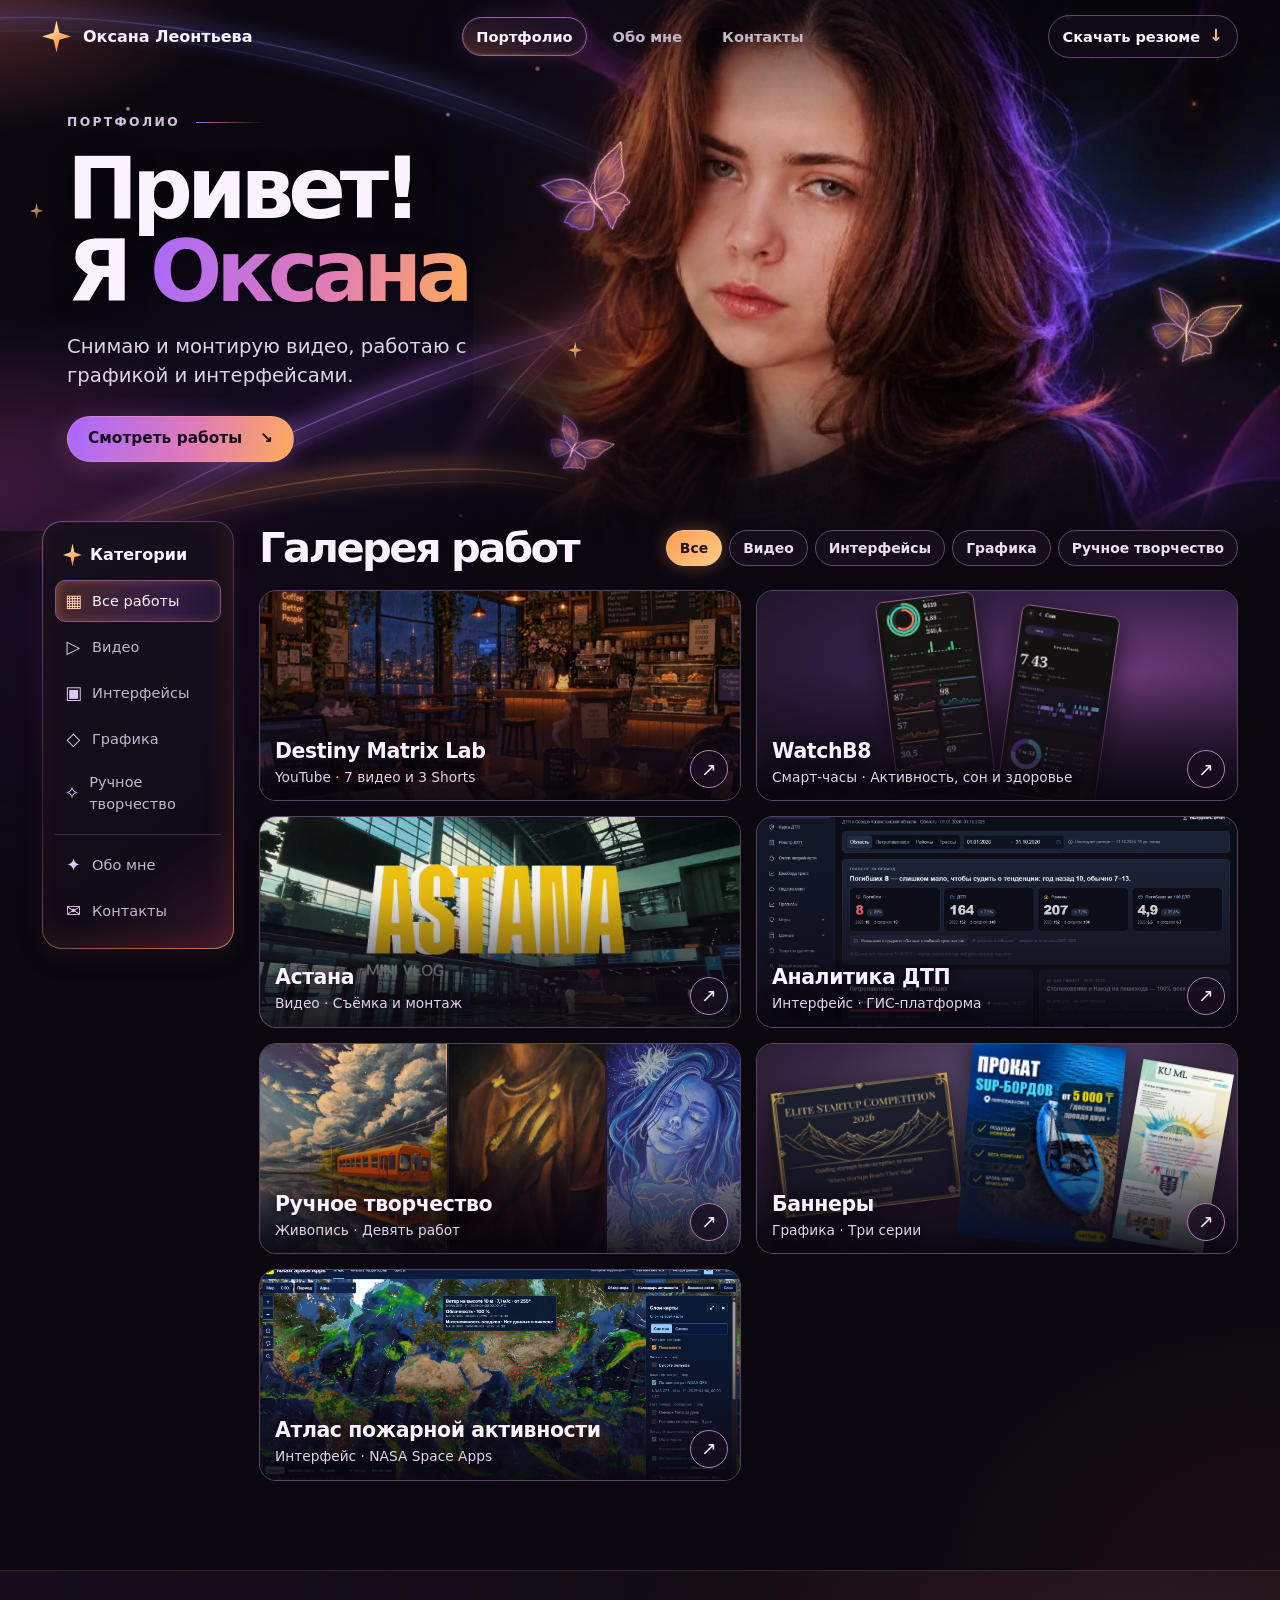
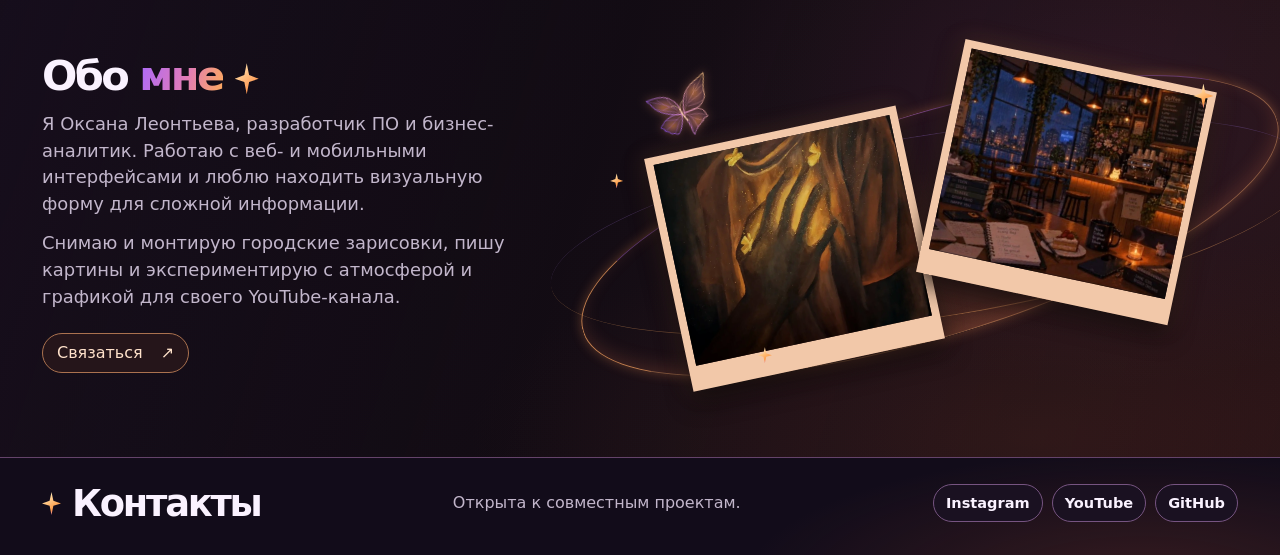
<file: index.html>
<!doctype html>
<html lang="ru">
<head>
  <meta charset="utf-8">
  <meta name="viewport" content="width=device-width, initial-scale=1">
  <meta name="theme-color" content="#0b0810">
  <meta name="description" content="Портфолио Оксаны Леонтьевой. Видео, интерфейсы, графика и живопись.">
  <title>Портфолио Оксаны Леонтьевой</title>
  <link rel="icon" href="./assets/monogram.svg" type="image/svg+xml">
  <link rel="stylesheet" href="./styles.css?v=atlas-update">
  <script src="./gallery.js?v=case-gallery" defer></script>
</head>
<body>
  <a class="skip" href="#gallery">Перейти к работам</a>
  <header class="site-header" id="top">
    <div class="wrap top-inner">
      <a class="brand" href="#top"><span class="spark" aria-hidden="true"></span>Оксана Леонтьева</a>
      <nav class="primary-nav" aria-label="Главная навигация">
        <a class="nav-active" href="#gallery" data-filter="all">Портфолио</a>
        <a href="#about">Обо мне</a>
        <a href="#contacts">Контакты</a>
      </nav>
      <a class="resume-link" href="./resume.pdf" download>Скачать резюме <span aria-hidden="true">↓</span></a>
    </div>
  </header>

  <main id="work">
    <section class="hero" aria-labelledby="hero-name">
      <div class="wrap hero-inner">
        <div class="hero-ribbons" aria-hidden="true">
          <span class="ribbon ribbon-blue"></span>
          <span class="ribbon ribbon-violet"></span>
          <span class="ribbon ribbon-rose"></span>
          <span class="ribbon ribbon-orange"></span>
        </div>
        <figure class="hero-art">
          <img src="./assets/portrait.webp" alt="Оксана Леонтьева в фиолетово-оранжевом свете" width="640" height="800" fetchpriority="high">
        </figure>
        <span class="spark hero-spark spark-two" aria-hidden="true"></span>
        <span class="spark hero-spark spark-three" aria-hidden="true"></span>
        <span class="butterfly butterfly-violet" aria-hidden="true"></span>
        <span class="butterfly butterfly-amber" aria-hidden="true"></span>
        <span class="butterfly butterfly-rose" aria-hidden="true"></span>
        <div class="hero-copy">
          <p class="eyebrow">Портфолио</p>
          <h1 id="hero-name">Привет!<br>Я <span>Оксана</span></h1>
          <p class="hero-line">Снимаю и монтирую видео, работаю с графикой и интерфейсами.</p>
          <a class="button" href="#gallery" data-filter="all">Смотреть работы <span aria-hidden="true">↘</span></a>
        </div>
      </div>
    </section>

    <section class="gallery wrap" id="gallery" aria-labelledby="gallery-title">
      <aside class="rail" aria-label="Категории работ">
        <p class="rail-title"><span class="spark" aria-hidden="true"></span>Категории</p>
        <nav class="rail-nav" aria-label="Фильтры работ">
          <a href="#gallery" data-filter="all" aria-current="true"><span aria-hidden="true">▦</span> Все работы</a>
          <a href="#film" data-filter="film"><span aria-hidden="true">▷</span> Видео</a>
          <a href="#interfaces" data-filter="interfaces"><span aria-hidden="true">▣</span> Интерфейсы</a>
          <a href="#graphics" data-filter="graphics"><span aria-hidden="true">◇</span> Графика</a>
          <a href="#art" data-filter="art"><span aria-hidden="true">✧</span> Ручное творчество</a>
        </nav>
        <nav class="rail-nav rail-links" aria-label="Информация об авторе">
          <a href="#about"><span aria-hidden="true">✦</span> Обо мне</a>
          <a href="#contacts"><span aria-hidden="true">✉</span> Контакты</a>
        </nav>
      </aside>
      <div class="gallery-main">
        <div class="gallery-head">
          <h2 id="gallery-title">Галерея работ</h2>
          <div class="chips" aria-label="Фильтры галереи">
            <button type="button" data-filter="all" aria-pressed="true">Все</button>
            <button type="button" data-filter="film" aria-pressed="false">Видео</button>
            <button type="button" data-filter="interfaces" aria-pressed="false">Интерфейсы</button>
            <button type="button" data-filter="graphics" aria-pressed="false">Графика</button>
            <button type="button" data-filter="art" aria-pressed="false">Ручное творчество</button>
          </div>
        </div>
        <p class="sr-only" id="gallery-status" aria-live="polite"></p>
        <div class="work-grid">
          <article data-kind="film" id="film">
            <button class="work-card" type="button" data-case>
              <span class="work-media"><img src="./assets/autumn.webp" alt="" width="862" height="500" loading="lazy"></span>
              <span class="work-label"><strong>Destiny Matrix Lab</strong><small>YouTube · 7 видео и 3 Shorts</small></span>
              <span class="card-arrow" aria-hidden="true">↗</span>
            </button>
            <template>
              <p>Мой YouTube-канал с атмосферными видео и англоязычными объясняющими роликами. При создании видео использую Claude.</p>
              <div class="case-links"><a class="button" href="https://www.youtube.com/@DestinyMatrixLab">Открыть канал</a><small>Для отдельных видео YouTube может запросить вход.</small></div>
              <section class="case-section">
                <h3>Атмосферные видео</h3>
                <p>Ночное кафе, японский lo-fi и осенний dark ambient.</p>
                <div class="reel-list">
                  <a href="https://www.youtube.com/watch?v=FMcNEyLBBxY"><img src="./assets/autumn.webp" alt="" width="862" height="500"><span><strong>Autumn relax</strong><small>2:10</small></span></a>
                  <a href="https://www.youtube.com/watch?v=wtSBAQTQqBU"><img src="./assets/youtube-sakura.webp" alt="" width="720" height="404"><span><strong>Sakura Café</strong><small>3:21</small></span></a>
                  <a href="https://www.youtube.com/watch?v=PWBQmN7T4pY"><img src="./assets/youtube-last-breath.webp" alt="" width="720" height="404"><span><strong>Autumn’s Last Breath</strong><small>4:09</small></span></a>
                </div>
              </section>
              <section class="case-section">
                <h3>Объясняющие ролики</h3>
                <p>Длинные видео, в которых обложки, титры и схемы помогают следить за объяснением.</p>
                <div class="reel-list">
                  <a href="https://www.youtube.com/watch?v=jKuJX1-OuTQ"><img src="./assets/arcana-cover.webp" alt="" width="1280" height="720"><span><strong>13 in Your Destiny Matrix?</strong><small>8:16</small></span></a>
                  <a href="https://www.youtube.com/watch?v=QV7lYWeUMpo"><img src="./assets/youtube-calculate.webp" alt="" width="720" height="404"><span><strong>How to Calculate Your Destiny Matrix by Hand</strong><small>8:42</small></span></a>
                  <a href="https://www.youtube.com/watch?v=jR5s3TmFfkc"><img src="./assets/youtube-birthday.webp" alt="" width="720" height="404"><span><strong>What Your Birthday Says About How People See You</strong><small>11:18</small></span></a>
                  <a href="https://www.youtube.com/watch?v=sFF-YnsI3ow"><img src="./assets/youtube-beginners.webp" alt="" width="720" height="404"><span><strong>What Is the Matrix of Destiny?</strong><small>7:30</small></span></a>
                </div>
              </section>
              <section class="case-section">
                <h3>Графика для роликов</h3>
                <div class="case-grid">
                  <figure><img src="./assets/arcana-cover.webp" alt="Обложка с картой и числом 13" width="1280" height="720"><figcaption>Обложка с крупной цифрой 13</figcaption></figure>
                  <figure><img src="./assets/arcana-graphic.webp" alt="Кадр со схемой из видео о числе 13" width="640" height="360"><figcaption>Кадр со схемой из ролика</figcaption></figure>
                </div>
              </section>
              <section class="case-section">
                <h3>Shorts</h3>
                <div class="reel-list short-list">
                  <a href="https://www.youtube.com/shorts/NDTk2LGY738"><img src="./assets/youtube-short-october.webp" alt=""><span><strong>20 октября 2026</strong></span></a>
                  <a href="https://www.youtube.com/shorts/-18rgKHzdf8"><img src="./assets/youtube-short-energy.webp" alt=""><span><strong>If You Physically Can’t Sit Still</strong></span></a>
                  <a href="https://www.youtube.com/shorts/H8-f44J1Zmc"><img src="./assets/youtube-short-arcana.webp" alt=""><span><strong>Born on the 13th, 15th, 16th, or 18th?</strong></span></a>
                </div>
              </section>
            </template>
          </article>

          <article data-kind="interfaces" id="interfaces">
            <button class="work-card" type="button" data-case>
              <span class="work-media mockup watch"><img src="./assets/watch-activity.webp" alt="" width="591" height="1150" loading="lazy"><img src="./assets/watch-sleep.webp" alt="" width="591" height="1150" loading="lazy"></span>
              <span class="work-label"><strong>WatchB8</strong><small>Смарт-часы · Активность, сон и здоровье</small></span>
              <span class="card-arrow" aria-hidden="true">↗</span>
            </button>
            <template>
              <p>WatchB8 связывает часы и кольцо B8 с приложением. В нём можно следить за активностью, сном и пульсом, планировать дела и вести учёт расходов.</p>
              <p class="case-note">На главной, в дневнике сахара и в разделе «Финансы» показаны демонстрационные данные.</p>
              <section class="watch-carousel" aria-label="Галерея экранов WatchB8">
                <div class="watch-controls">
                  <button type="button" data-watch-step="-1" aria-label="Предыдущий экран">←</button>
                  <span class="watch-count" aria-live="polite">1 из 8</span>
                  <button type="button" data-watch-step="1" aria-label="Следующий экран">→</button>
                </div>
                <div class="watch-track" tabindex="0" aria-label="Экраны WatchB8. Для перелистывания используйте стрелки">
                  <figure class="watch-slide">
                    <a href="./assets/watch-overview.webp" target="_blank" rel="noopener noreferrer" aria-label="Увеличить «Главная»"><img src="./assets/watch-overview.webp" alt="Главная, экран WatchB8" width="640" height="1237" loading="lazy"></a>
                    <figcaption><h3>Главная</h3><p>Подключённое устройство, активность и здоровье за день.</p></figcaption>
                  </figure>
                  <figure class="watch-slide">
                    <a href="./assets/watch-activity.webp" target="_blank" rel="noopener noreferrer" aria-label="Увеличить «Активность»"><img src="./assets/watch-activity.webp" alt="Активность, экран WatchB8" width="591" height="1150" loading="lazy"></a>
                    <figcaption><h3>Активность</h3><p>Кольца показывают шаги, дистанцию и калории. Ниже видны карточки пульса, кислорода, стресса и заряда часов.</p></figcaption>
                  </figure>
                  <figure class="watch-slide">
                    <a href="./assets/watch-sleep.webp" target="_blank" rel="noopener noreferrer" aria-label="Увеличить «Сон»"><img src="./assets/watch-sleep.webp" alt="Сон, экран WatchB8" width="591" height="1150" loading="lazy"></a>
                    <figcaption><h3>Сон</h3><p>Гипнограмма показывает, когда менялись фазы сна. Кольцевая диаграмма показывает, сколько времени заняла каждая фаза.</p></figcaption>
                  </figure>
                  <figure class="watch-slide">
                    <a href="./assets/watch-pulse.webp" target="_blank" rel="noopener noreferrer" aria-label="Увеличить «Пульс»"><img src="./assets/watch-pulse.webp" alt="Пульс, экран WatchB8" width="591" height="1150" loading="lazy"></a>
                    <figcaption><h3>Пульс</h3><p>Текущее показание, график за день, пульс в покое и распределение замеров.</p></figcaption>
                  </figure>
                  <figure class="watch-slide">
                    <a href="./assets/watch-wellness.webp" target="_blank" rel="noopener noreferrer" aria-label="Увеличить «Вода и сон»"><img src="./assets/watch-wellness.webp" alt="Вода и сон, экран WatchB8" width="591" height="707" loading="lazy"></a>
                    <figcaption><h3>Вода и сон</h3><p>Фрагменты главной вкладки «Здоровье». Здесь можно отметить выпитую воду и посмотреть сводку за прошлую ночь.</p></figcaption>
                  </figure>
                  <figure class="watch-slide">
                    <a href="./assets/watch-tasks.webp" target="_blank" rel="noopener noreferrer" aria-label="Увеличить «Дела»"><img src="./assets/watch-tasks.webp" alt="Дела, экран WatchB8" width="640" height="1321" loading="lazy"></a>
                    <figcaption><h3>Дела</h3><p>План на день, расписание, отметки о самочувствии и список сфер, в которых можно вести проекты.</p></figcaption>
                  </figure>
                  <figure class="watch-slide">
                    <a href="./assets/watch-finances.webp" target="_blank" rel="noopener noreferrer" aria-label="Увеличить «Финансы»"><img src="./assets/watch-finances.webp" alt="Финансы, экран WatchB8" width="640" height="1321" loading="lazy"></a>
                    <figcaption><h3>Финансы</h3><p>Доходы и расходы за месяц, категории трат и добавление операций вручную.</p></figcaption>
                  </figure>
                  <figure class="watch-slide">
                    <a href="./assets/watch-chart.webp" target="_blank" rel="noopener noreferrer" aria-label="Увеличить «Дневник сахара»"><img src="./assets/watch-chart.webp" alt="Дневник сахара, экран WatchB8" width="640" height="1012" loading="lazy"></a>
                    <figcaption><h3>Дневник сахара</h3><p>Трёхчасовой график замеров с легендой для отметок сенсора, еды и инсулина.</p></figcaption>
                  </figure>
                </div>
              </section>
            </template>
          </article>

          <article data-kind="film">
            <button class="work-card" type="button" data-case>
              <span class="work-media"><img src="./assets/astana-poster.webp" alt="" width="1280" height="720" loading="lazy"></span>
              <span class="work-label"><strong>Астана</strong><small>Видео · Съёмка и монтаж</small></span>
              <span class="card-arrow" aria-hidden="true">↗</span>
            </button>
            <template>
              <p>Городская зарисовка о том, как меняется Астана от дневных улиц до вечерних огней.</p>
              <p class="case-credit">Автор съёмки и монтажа: Оксана Леонтьева</p>
              <video class="case-video" controls playsinline preload="metadata" poster="./assets/astana-poster.webp" width="1280" height="720" aria-label="Городская зарисовка «Астана»">
                <source src="./assets/astana.mp4" type="video/mp4">
                <a href="./assets/astana.mp4">Открыть видео</a>
              </video>
              <div class="case-links"><a href="https://www.instagram.com/_._.oksanaa._._/reel/DacnXZ3O5Qv/">Открыть в Instagram</a></div>
            </template>
          </article>

          <article data-kind="interfaces">
            <button class="work-card" type="button" data-case>
              <span class="work-media screen"><img src="./assets/dtp-dashboard.webp" alt="" width="1600" height="1000" loading="lazy"></span>
              <span class="work-label"><strong>Аналитика ДТП</strong><small>Интерфейс · ГИС-платформа</small></span>
              <span class="card-arrow" aria-hidden="true">↗</span>
            </button>
            <template>
              <p>ГИС-платформа для анализа аварийности в Северо-Казахстанской области.</p>
              <p class="case-credit">В команде я занималась фронтендом и анализом данных.</p>
              <section class="case-section"><h3>Карта и обзорная панель</h3>
                <p>На карте можно сменить представление и отфильтровать события. Обзорная панель нужна для сравнения периодов. На скриншотах учебные данные.</p>
                <div class="case-grid">
                  <figure><a href="./assets/dtp-map.webp" target="_blank" rel="noopener noreferrer"><img src="./assets/dtp-map.webp" alt="Карта происшествий и фильтры" width="1600" height="1000"></a><figcaption>Карта происшествий</figcaption></figure>
                  <figure><a href="./assets/dtp-dashboard.webp" target="_blank" rel="noopener noreferrer"><img src="./assets/dtp-dashboard.webp" alt="Обзорная панель для сравнения показателей" width="1600" height="1000"></a><figcaption>Обзорная панель</figcaption></figure>
                </div>
              </section>
            </template>
          </article>


          <article data-kind="art" id="art">
            <button class="work-card" type="button" data-case>
              <span class="work-media art-cover"><img src="./assets/art-train.webp" alt="" width="960" height="1204" loading="lazy"><img src="./assets/art-butterflies.webp" alt="" width="698" height="843" loading="lazy"><img src="./assets/art-blue-portrait.webp" alt="" width="627" height="832" loading="lazy"></span>
              <span class="work-label"><strong>Ручное творчество</strong><small>Живопись · Девять работ</small></span>
              <span class="card-arrow" aria-hidden="true">↗</span>
            </button>
            <template>
              <section class="case-section">
                <h3>Пейзажи и натюрморт</h3>
                <div class="case-grid three tall artwork-grid">
                  <figure>
                    <a href="./assets/art-train.webp" target="_blank" rel="noopener noreferrer"><img src="./assets/art-train.webp" alt="Оранжевый поезд и его отражение под облаками" width="960" height="1204" loading="lazy"></a>
                    <figcaption>Поезд у воды</figcaption>
                  </figure>
                  <figure>
                    <a href="./assets/art-waves.webp" target="_blank" rel="noopener noreferrer"><img src="./assets/art-waves.webp" alt="Морские волны с пеной под тёмным небом" width="635" height="848" loading="lazy"></a>
                    <figcaption>Море в шторм</figcaption>
                  </figure>
                  <figure>
                    <a href="./assets/art-coast.webp" target="_blank" rel="noopener noreferrer"><img src="./assets/art-coast.webp" alt="Скальная арка на побережье и камни на переднем плане" width="922" height="1280" loading="lazy"></a>
                    <figcaption>Скала у моря</figcaption>
                  </figure>
                  <figure>
                    <a href="./assets/art-still-life.webp" target="_blank" rel="noopener noreferrer"><img src="./assets/art-still-life.webp" alt="Самовар, чайник и фрукты на цветной ткани" width="848" height="613" loading="lazy"></a>
                    <figcaption>Натюрморт с самоваром</figcaption>
                  </figure>
                </div>
              </section>
              <section class="case-section">
                <h3>Портреты и фантазийные сюжеты</h3>
                <div class="case-grid three tall artwork-grid">
                  <figure>
                    <a href="./assets/art-butterflies.webp" target="_blank" rel="noopener noreferrer"><img src="./assets/art-butterflies.webp" alt="Рука на груди и золотые бабочки в тёплом свете" width="698" height="843" loading="lazy"></a>
                    <figcaption>Золотые бабочки</figcaption>
                  </figure>
                  <figure>
                    <a href="./assets/art-blue-portrait.webp" target="_blank" rel="noopener noreferrer"><img src="./assets/art-blue-portrait.webp" alt="Синий портрет с золотыми линиями и белыми цветами" width="627" height="832" loading="lazy"></a>
                    <figcaption>Портрет в синем</figcaption>
                  </figure>
                  <figure>
                    <a href="./assets/art-flower-city.webp" target="_blank" rel="noopener noreferrer"><img src="./assets/art-flower-city.webp" alt="Красные цветы между синими зданиями и две фигуры" width="677" height="842" loading="lazy"></a>
                    <figcaption>Цветы в городе</figcaption>
                  </figure>
                  <figure>
                    <a href="./assets/art-underwater.webp" target="_blank" rel="noopener noreferrer"><img src="./assets/art-underwater.webp" alt="Лицо под водой с пузырьками и бликами на коже" width="677" height="852" loading="lazy"></a>
                    <figcaption>Под водой</figcaption>
                  </figure>
                  <figure>
                    <a href="./assets/art-floral-eye.webp" target="_blank" rel="noopener noreferrer"><img src="./assets/art-floral-eye.webp" alt="Синие цветы внутри глаза и две золотые дорожки" width="570" height="800" loading="lazy"></a>
                    <figcaption>Глаз с цветами</figcaption>
                  </figure>
                </div>
              </section>
            </template>
          </article>

          <article data-kind="graphics" id="graphics">
            <button class="work-card" type="button" data-case>
              <span class="work-media mockup banners"><img src="./assets/elite-gold-wide.webp" alt="" width="411" height="284" loading="lazy"><img src="./assets/sup-cover-hd.webp" alt="" width="1517" height="2000" loading="lazy"><img src="./assets/ku-ml.webp" alt="" width="317" height="628" loading="lazy"></span>
              <span class="work-label"><strong>Баннеры</strong><small>Графика · Три серии</small></span>
              <span class="card-arrow" aria-hidden="true">↗</span>
            </button>
            <template>
              <nav class="banner-nav" aria-label="Серии баннеров">
                <a href="#banners-elite">Elite Startup Competition</a>
                <a href="#banners-sup">Прокат SUP-бордов</a>
                <a href="#banners-ku">Kozybayev University</a>
              </nav>
              <section class="case-section" id="banners-elite">
                <h3>Elite Startup Competition</h3>
                <p>Девять вариантов афиш и баннеров для конкурса стартапов. Мотив вершины повторяется в фотографии, графике и линейной иллюстрации.</p>
                <section class="banner-variation">
                  <h4>Гора и «2026»</h4>
                    <p>Светлая серия с крупными цифрами. Гору можно показать фотографией или оставить только контур.</p>
                    <div class="case-grid three tall">
                      <figure><a href="./assets/elite-wide.webp" target="_blank" rel="noopener noreferrer"><img src="./assets/elite-wide.webp" alt="Горизонтальный плакат с горой и числом 2026" width="312" height="220"></a><figcaption>Горизонтальный формат</figcaption></figure>
                      <figure><a href="./assets/elite-vertical.webp" target="_blank" rel="noopener noreferrer"><img src="./assets/elite-vertical.webp" alt="Вертикальная версия плаката" width="220" height="312"></a><figcaption>Вертикальный формат</figcaption></figure>
                      <figure><a href="./assets/elite-contour.webp" target="_blank" rel="noopener noreferrer"><img src="./assets/elite-contour.webp" alt="Светлый плакат с контуром горы" width="329" height="232"></a><figcaption>Контурная версия</figcaption></figure>
                    </div>
                </section>
                <section class="banner-variation">
                  <h4>Фотографические варианты</h4>
                    <p>В одном варианте направление задаёт дорога, в другом мягкий розовый слой поверх горного пейзажа.</p>
                    <div class="case-grid">
                      <figure><a href="./assets/elite-photo.webp" target="_blank" rel="noopener noreferrer"><img src="./assets/elite-photo.webp" alt="Зелёный баннер с фотографией горной дороги" width="329" height="233"></a><figcaption>Дорога к вершине</figcaption></figure>
                      <figure><a href="./assets/elite-pink.webp" target="_blank" rel="noopener noreferrer"><img src="./assets/elite-pink.webp" alt="Розово-синий баннер с горным пейзажем" width="330" height="233"></a><figcaption>Розово-синий вариант</figcaption></figure>
                    </div>
                </section>
                <section class="banner-variation">
                  <h4>Геометрические вершины</h4>
                    <p>В иллюстративной версии использованы угловатые формы, холодные оттенки и пиктограммы.</p>
                    <div class="case-grid tall">
                      <figure><a href="./assets/elite-geo-wide.webp" target="_blank" rel="noopener noreferrer"><img src="./assets/elite-geo-wide.webp" alt="Горизонтальная версия с геометрическими вершинами" width="333" height="232"></a><figcaption>Баннер</figcaption></figure>
                      <figure><a href="./assets/elite-geo-vertical.webp" target="_blank" rel="noopener noreferrer"><img src="./assets/elite-geo-vertical.webp" alt="Вертикальный плакат с геометрическими вершинами" width="234" height="333"></a><figcaption>Вертикальная афиша</figcaption></figure>
                    </div>
                </section>
                <section class="banner-variation">
                  <h4>Золотая линия</h4>
                    <p>Тёмная серия с тонким золотым рельефом и декоративной рамкой.</p>
                    <div class="case-grid tall">
                      <figure><a href="./assets/elite-gold-wide.webp" target="_blank" rel="noopener noreferrer"><img src="./assets/elite-gold-wide.webp" alt="Горизонтальная тёмная афиша с золотым рельефом" width="411" height="284"></a><figcaption>Баннер</figcaption></figure>
                      <figure><a href="./assets/elite-gold-vertical.webp" target="_blank" rel="noopener noreferrer"><img src="./assets/elite-gold-vertical.webp" alt="Вертикальная тёмная афиша с золотым рельефом" width="285" height="404"></a><figcaption>Вертикальная афиша</figcaption></figure>
                    </div>
                </section>
              </section>
              <section class="case-section" id="banners-sup">
                <h3>Прокат SUP-бордов</h3>
                <p>Шесть карточек для соцсетей. Глубокий синий объединяет серию, а жёлтый выделяет цены и действия.</p>
                <div class="case-grid three tall">
                  <figure><a href="./assets/sup-cover-hd.webp" target="_blank" rel="noopener noreferrer"><img src="./assets/sup-cover-hd.webp" alt="Обложка проката SUP-бордов" width="1517" height="2000" loading="lazy"></a><figcaption>Обложка</figcaption></figure>
                  <figure><a href="./assets/sup-prices-hd.webp" target="_blank" rel="noopener noreferrer"><img src="./assets/sup-prices-hd.webp" alt="Карточка с ценами и комплектацией" width="1530" height="2000" loading="lazy"></a><figcaption>Цены и комплект</figcaption></figure>
                  <figure><a href="./assets/sup-safety-hd.webp" target="_blank" rel="noopener noreferrer"><img src="./assets/sup-safety-hd.webp" alt="Карточка о безопасности на воде" width="1530" height="2000" loading="lazy"></a><figcaption>Безопасность</figcaption></figure>
                  <figure><a href="./assets/sup-care-hd.webp" target="_blank" rel="noopener noreferrer"><img src="./assets/sup-care-hd.webp" alt="Карточка об уходе и возврате" width="1530" height="2000" loading="lazy"></a><figcaption>Уход и возврат</figcaption></figure>
                  <figure><a href="./assets/sup-family-hd.webp" target="_blank" rel="noopener noreferrer"><img src="./assets/sup-family-hd.webp" alt="Карточка о поездке с ребёнком" width="1530" height="2000" loading="lazy"></a><figcaption>Поездка с ребёнком</figcaption></figure>
                  <figure><a href="./assets/sup-booking-hd.webp" target="_blank" rel="noopener noreferrer"><img src="./assets/sup-booking-hd.webp" alt="Карточка о бронировании" width="1530" height="2000" loading="lazy"></a><figcaption>Бронирование</figcaption></figure>
                </div>
              </section>
              <section class="case-section" id="banners-ku">
                <h3>Kozybayev University</h3>
                <p>Два варианта плаката для KU ML School и информационный макет о работе Центра искусственного интеллекта.</p>
                <div class="case-grid three tall">
                  <figure><a href="./assets/ku-ml.webp" target="_blank" rel="noopener noreferrer"><img src="./assets/ku-ml.webp" alt="Первый вариант плаката KU ML School" width="317" height="628"></a><figcaption>KU ML School</figcaption></figure>
                  <figure><a href="./assets/ku-ml-variant.webp" target="_blank" rel="noopener noreferrer"><img src="./assets/ku-ml-variant.webp" alt="Второй вариант плаката KU ML School" width="316" height="616"></a><figcaption>Другой вариант школы</figcaption></figure>
                  <figure><a href="./assets/ku-ai.webp" target="_blank" rel="noopener noreferrer"><img src="./assets/ku-ai.webp" alt="Информационный плакат Центра искусственного интеллекта" width="317" height="707"></a><figcaption>Центр искусственного интеллекта</figcaption></figure>
                </div>
              </section>
            </template>
          </article>

          <article data-kind="interfaces">
            <button class="work-card" type="button" data-case>
              <span class="work-media screen"><img src="./assets/fire-atlas-world.webp" alt="" width="1902" height="907" loading="lazy"></span>
              <span class="work-label"><strong>Атлас пожарной активности</strong><small>Интерфейс · NASA Space Apps</small></span>
              <span class="card-arrow" aria-hidden="true">↗</span>
            </button>
            <template>
              <p>Командный проект KU-group для NASA Space Apps.</p>
              <div class="case-links"><a class="button" href="https://nasa.aican.cloud/">Открыть атлас</a></div>
              <section class="case-section">
                <h3>Мировая карта с погодными слоями</h3>
                <p>На спутниковом снимке видны тепловые сигналы, облачность, осадки и направление ветра.</p>
                <a href="./assets/fire-atlas-world.webp" target="_blank" rel="noopener noreferrer" aria-label="Открыть мировую карту в полном размере"><img src="./assets/fire-atlas-world.webp" alt="Мировая карта с тепловыми сигналами, погодными слоями и панелью управления" width="1902" height="907"></a>
              </section>
              <section class="case-section">
                <h3>Внешние связи в Северо-Казахстанской области</h3>
                <p>Матрица показывает, как обнаруженная активность связана с температурой, ветром, осадками и другими факторами.</p>
                <a href="./assets/fire-atlas-sko.webp" target="_blank" rel="noopener noreferrer" aria-label="Открыть анализ Северо-Казахстанской области в полном размере"><img src="./assets/fire-atlas-sko.webp" alt="Карта Северо-Казахстанской области и матрица корреляций с погодными факторами" width="1906" height="902" loading="lazy"></a>
              </section>
            </template>
          </article>
        </div>
      </div>
    </section>

    <section class="about" id="about" aria-labelledby="about-title">
      <div class="wrap about-inner">
        <div class="about-copy">
          <h2 id="about-title">Обо <span>мне</span><span class="spark" aria-hidden="true"></span></h2>
          <p>Я Оксана Леонтьева, разработчик ПО и бизнес-аналитик. Работаю с веб- и мобильными интерфейсами и люблю находить визуальную форму для сложной информации.</p>
          <p>Снимаю и монтирую городские зарисовки, пишу картины и экспериментирую с атмосферой и графикой для своего YouTube-канала.</p>
          <a class="about-contact" href="#contacts">Связаться <span aria-hidden="true">↗</span></a>
        </div>
        <div class="about-frames" aria-hidden="true">
          <div class="about-orbit"></div>
          <span class="spark about-spark about-spark-one"></span>
          <span class="spark about-spark about-spark-two"></span>
          <span class="spark about-spark about-spark-three"></span>
          <img src="./assets/art-butterflies.webp" alt="" width="698" height="843" loading="lazy">
          <img src="./assets/autumn.webp" alt="" width="862" height="500" loading="lazy">
          <span class="butterfly about-butterfly"></span>
        </div>
      </div>
    </section>
  </main>

  <footer class="contacts" id="contacts" aria-labelledby="contacts-title">
    <div class="wrap contact-inner">
      <h2 id="contacts-title"><span class="spark" aria-hidden="true"></span>Контакты</h2>
      <p>Открыта к совместным проектам.</p>
      <nav aria-label="Публичные профили">
        <a href="https://www.instagram.com/_._.oksanaa._._/">Instagram</a>
        <a href="https://www.youtube.com/@DestinyMatrixLab">YouTube</a>
        <a href="https://github.com/Oksana77-f">GitHub</a>
      </nav>
    </div>
  </footer>

  <dialog class="case-dialog" aria-labelledby="case-title">
    <form method="dialog"><button aria-label="Закрыть работу" autofocus>×</button></form>
    <div class="case-inner">
      <p class="eyebrow" id="case-category"></p>
      <h2 id="case-title"></h2>
      <div id="case-details"></div>
    </div>
  </dialog>
</body>
</html>
</file>
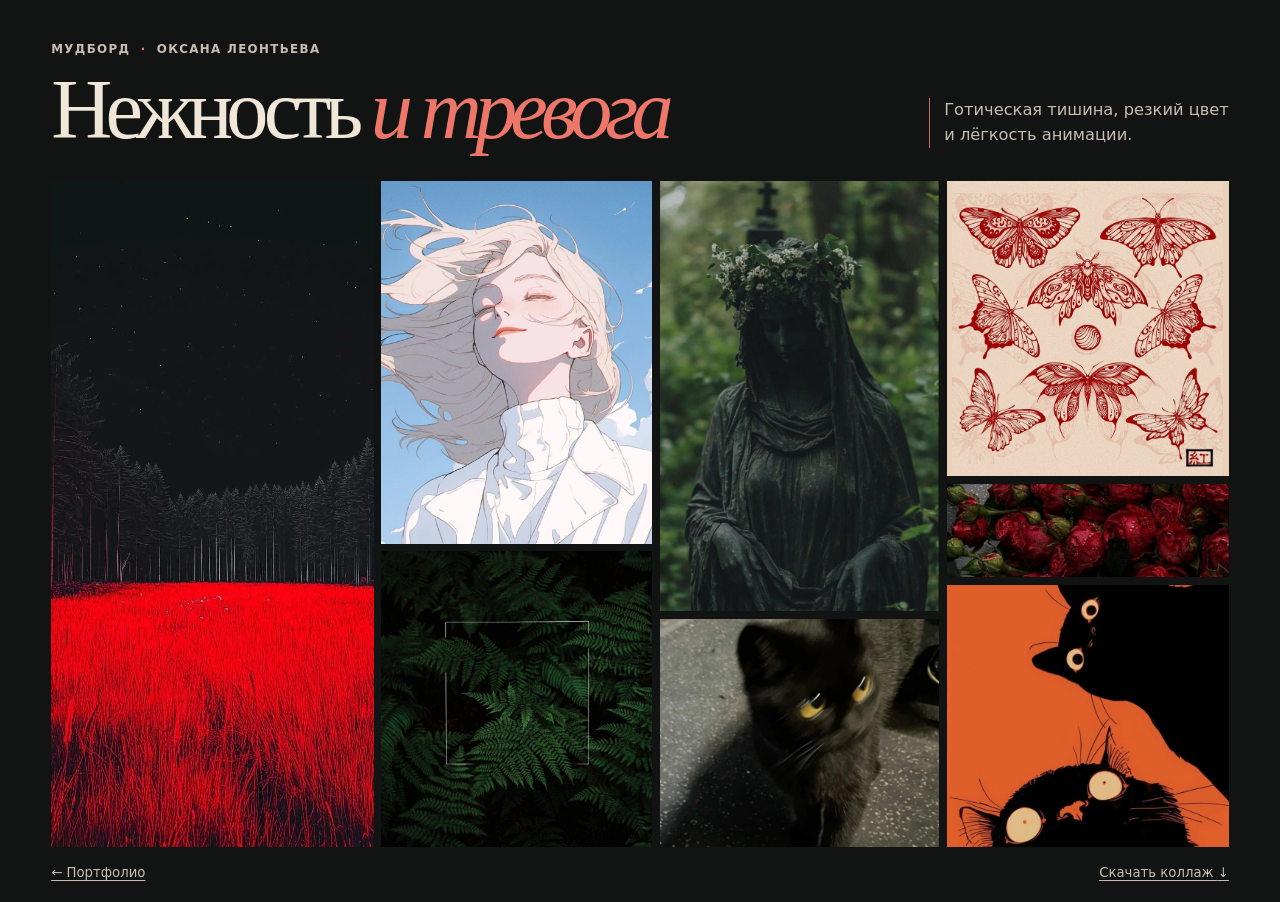
<file: moodboard/index.html>
<!doctype html>
<html lang="ru">
<head>
  <meta charset="utf-8">
  <meta name="viewport" content="width=device-width, initial-scale=1">
  <meta name="description" content="Нежность и тревога. Визуальный мудборд Оксаны Леонтьевой.">
  <meta name="theme-color" content="#111413">
  <title>Нежность и тревога | Мудборд Оксаны Леонтьевой</title>
  <link rel="stylesheet" href="styles.css">
</head>
<body>
  <main class="sheet">
    <header class="heading">
      <div>
        <p class="byline">Мудборд <span aria-hidden="true">·</span> Оксана Леонтьева</p>
        <h1>Нежность <em>и тревога</em></h1>
      </div>
      <p class="theme">Готическая тишина, резкий цвет<br class="desktop-break"> и лёгкость анимации.</p>
    </header>

    <section class="board" aria-label="Коллаж из восьми визуальных референсов">
      <a class="field" href="images/field.webp" target="_blank" rel="noopener">
        <img src="images/field.webp" width="720" height="1284" alt="Красное поле перед ночным лесом">
      </a>
      <a class="sky" href="images/sky.webp" target="_blank" rel="noopener">
        <img src="images/sky.webp" width="1200" height="1200" alt="Светлый рисованный портрет на фоне голубого неба">
      </a>
      <a class="statue" href="images/statue.webp" target="_blank" rel="noopener">
        <img src="images/statue.webp" width="688" height="1200" alt="Тёмная статуя с венком из белых цветов">
      </a>
      <a class="butterflies" href="images/butterflies.webp" target="_blank" rel="noopener">
        <img src="images/butterflies.webp" width="735" height="800" alt="Алые бабочки и мотыльки на кремовой бумаге">
      </a>
      <a class="ferns" href="images/ferns.webp" target="_blank" rel="noopener">
        <img src="images/ferns.webp" width="810" height="1440" alt="Тёмно-зелёный папоротник с тонкой светлой рамкой">
      </a>
      <a class="cat" href="images/black-cat.webp" target="_blank" rel="noopener">
        <img src="images/black-cat.webp" width="1200" height="1461" alt="Чёрный кот с янтарными глазами">
      </a>
      <a class="roses" href="images/roses.webp" target="_blank" rel="noopener">
        <img src="images/roses.webp" width="676" height="1200" alt="Красные розы с каплями воды">
      </a>
      <a class="orange-cats" href="images/orange-cats.webp" target="_blank" rel="noopener">
        <img src="images/orange-cats.webp" width="736" height="976" alt="Два рисованных чёрных кота на оранжевом фоне">
      </a>
    </section>

    <footer class="links">
      <a href="../">← Портфолио</a>
      <a href="moodboard.jpg" download="Moodboard-Oksana-Leontieva.jpg">Скачать коллаж <span aria-hidden="true">↓</span></a>
    </footer>
  </main>
</body>
</html>
</file>
<file: styles.css>
:root {
  color-scheme: dark;
  --bg: #0a070f;
  --surface: #15101b;
  --text: #faf2ff;
  --muted: #c2b6cb;
  --line: #382942;
  --purple: #ac65ff;
  --amber: #ffb568;
  --spectrum: linear-gradient(105deg, #a868ff 0%, #e17bb8 56%, #ffac59 100%);
  color: var(--text);
  background: var(--bg);
  font-family: "Segoe UI", system-ui, sans-serif;
  line-height: 1.5;
}

* { box-sizing: border-box; }
html { scroll-behavior: smooth; }
body {
  margin: 0;
  overflow-x: clip;
  background:
    radial-gradient(ellipse 42rem 24rem at 2% 39rem, #3e176236, transparent 72%),
    radial-gradient(ellipse 33rem 26rem at 100% 74%, #71302c30, transparent 76%),
    var(--bg);
}
a { color: inherit; }
button { font: inherit; }
button, a { -webkit-tap-highlight-color: transparent; }
img { display: block; width: 100%; height: auto; }
figure, p, h1, h2 { margin: 0; }
p { text-wrap: pretty; }
[hidden] { display: none !important; }
:focus-visible { outline: 2px solid var(--amber); outline-offset: 4px; }
.wrap { width: min(1240px, calc(100% - 84px)); margin-inline: auto; }
.sr-only, .skip:not(:focus) { position: absolute; width: 1px; height: 1px; overflow: hidden; clip-path: inset(50%); }
.skip:focus { position: fixed; top: 12px; left: 12px; z-index: 10; padding: 10px 16px; background: var(--surface); }

.site-header { position: relative; z-index: 2; }
.top-inner {
  min-height: 73px;
  display: grid;
  grid-template-columns: 1fr auto 1fr;
  gap: 20px;
  align-items: center;
}
.brand { display: inline-flex; gap: 12px; align-items: center; justify-self: start; font-size: 1rem; font-weight: 640; text-decoration: none; }
.brand .spark { width: 29px; height: 32px; }
.spark {
  flex: none;
  display: inline-block;
  width: 19px;
  height: 23px;
  background: linear-gradient(148deg, #fff4c6 8%, #ff9d49 68%, #c861fc);
  clip-path: polygon(50% 0, 60% 38%, 100% 50%, 60% 60%, 50% 100%, 40% 60%, 0 50%, 40% 38%);
}
.primary-nav { display: flex; align-items: center; gap: 12px; }
.primary-nav a, .resume-link, .contacts nav a {
  text-decoration: none;
  font-weight: 560;
  font-size: .91rem;
}
.primary-nav a { color: var(--muted); padding: 8px 13px; border: 1px solid transparent; border-radius: 999px; }
.primary-nav a:hover, .resume-link:hover { color: #fff; border-color: #9b6aaf; }
.primary-nav .nav-active {
  color: var(--text);
  border-color: #9061a0;
  background: radial-gradient(ellipse at 4% 100%, #ab602c42, transparent 73%), #1d1125;
  box-shadow: 0 1px 18px #8d47883d, inset 0 -1px 3px #f39e8345;
}
.resume-link {
  justify-self: end;
  display: inline-flex;
  gap: 9px;
  align-items: center;
  color: var(--text);
  border: 1px solid #65466e;
  border-radius: 999px;
  padding: 8px 14px;
  white-space: nowrap;
  background: #120c18b5;
}
.resume-link span { color: var(--amber); font-size: 1.04rem; }

.hero { position: relative; isolation: isolate; }
.hero::before {
  content: "";
  position: absolute;
  z-index: -1;
  inset: -73px 0 -10px;
  background:
    radial-gradient(ellipse 26rem 15rem at -3% 92%, #b344b338, transparent 76%),
    radial-gradient(ellipse 23rem 11rem at -4% 0, #ea6e6552, transparent 77%),
    radial-gradient(ellipse 30rem 17rem at 72% 22%, #552c9b33, transparent 81%);
  pointer-events: none;
}
.hero-inner {
  position: relative;
  isolation: isolate;
  display: flex;
  align-items: center;
  min-height: clamp(390px, 35vw, 515px);
  padding: 37px 25px 55px;
}
.hero-ribbons {
  position: absolute;
  z-index: -3;
  inset: -73px min(-42px, calc((1240px - 100vw) / 2)) -52px;
  overflow: hidden;
  mask-image: linear-gradient(#000 77%, transparent);
  pointer-events: none;
  background:
    radial-gradient(ellipse 32rem 15rem at 27% 71%, #4821802d, transparent 74%),
    radial-gradient(ellipse 26rem 14rem at 0 91%, #a846552d, transparent 79%),
    radial-gradient(ellipse 26rem 18rem at 55% 14%, #483d912c, transparent 74%);
}
.hero-ribbons::after {
  content: "";
  position: absolute;
  inset: 0;
  background:
    radial-gradient(circle at 10% 19%, #f2aa8cc2 0 1px, transparent 2.5px),
    radial-gradient(circle at 18% 79%, #f3a478a8 0 1.5px, transparent 3px),
    radial-gradient(circle at 35% 20%, #b798ffae 0 1px, transparent 2.5px),
    radial-gradient(circle at 36% 90%, #b798ff80 0 1px, transparent 2px),
    radial-gradient(circle at 42% 12%, #ffbf86d6 0 1px, transparent 3px),
    radial-gradient(circle at 44% 75%, #ad9effcc 0 1px, transparent 3px),
    radial-gradient(circle at 51% 35%, #d599eea6 0 1px, transparent 3px),
    radial-gradient(circle at 54% 17%, #ffbd8bba 0 1px, transparent 3px);
}
.ribbon {
  position: absolute;
  border: 1px solid transparent;
  border-top-color: currentColor;
  border-radius: 50%;
  transform: rotate(var(--angle));
  filter: drop-shadow(0 0 7px currentColor);
}
.ribbon::before, .ribbon::after {
  content: "";
  position: absolute;
  inset: 5px 0 0;
  border: 1px solid transparent;
  border-top-color: currentColor;
  border-radius: inherit;
}
.ribbon::before { inset: -5px -3px 0; border-top-width: 12px; filter: blur(11px); opacity: .58; }
.ribbon::after { inset: 12px 1% 0; opacity: .39; }
.ribbon-blue { --angle: 17deg; color: #7f87ff68; left: -20%; top: 12%; width: 93%; height: 78%; }
.ribbon-violet { --angle: -24deg; color: #c97dff8f; left: -23%; top: 72%; width: 104%; height: 61%; }
.ribbon-rose { --angle: -27deg; color: #eb88cd87; left: 32%; top: 27%; width: 73%; height: 58%; }
.ribbon-orange { --angle: -13deg; color: #ff9e60a6; left: -16%; top: 87%; width: 67%; height: 44%; }
.hero-art {
  position: absolute;
  z-index: -2;
  top: -73px;
  right: calc(-1 * max(42px, (100vw - 1240px) / 2));
  bottom: -25px;
  width: min(67vw, 865px);
  overflow: hidden;
  mask-image: linear-gradient(to right, transparent 1%, #000 27%);
}
.hero-art img {
  height: 100%;
  object-fit: cover;
  object-position: 57% 36%;
  transform: translateX(6%) scaleX(-1);
}
.hero-art::after {
  content: "";
  position: absolute;
  inset: 0;
  background:
    linear-gradient(to bottom, #0a070f9c, transparent 23%, transparent 69%, var(--bg) 100%),
    linear-gradient(to right, var(--bg) 0%, #0a070f20 36%, transparent 63%);
}
.hero-copy { position: relative; max-width: 54%; }
.eyebrow { color: #d2c2df; font-size: .77rem; font-weight: 650; line-height: 1.4; letter-spacing: .19em; text-transform: uppercase; }
.hero-copy .eyebrow { display: flex; gap: 16px; align-items: center; margin-bottom: 15px; }
.hero-copy .eyebrow::after { content: ""; width: 69px; height: 1px; background: linear-gradient(to right, #a867f8, #ed88677a, transparent); }
.hero h1 { font-size: clamp(3.45rem, 6.65vw, 6.6rem); line-height: .98; font-weight: 800; letter-spacing: -.072em; text-shadow: 0 3px 24px #05030868; }
.hero h1 span, .about h2 span {
  color: var(--amber);
  background: var(--spectrum);
  -webkit-background-clip: text;
  background-clip: text;
  -webkit-text-fill-color: transparent;
  text-shadow: none;
}
.hero-line { max-width: 37ch; margin-top: 20px; color: #e0d3e8; font-size: clamp(1rem, 1.7vw, 1.23rem); line-height: 1.43; }
.button {
  display: inline-flex;
  justify-content: center;
  align-items: center;
  gap: 18px;
  min-height: 46px;
  padding: 10px 20px;
  border: 1px solid #fbbc9b45;
  border-radius: 999px;
  color: #190d20;
  font-size: .96rem;
  font-weight: 750;
  background: var(--spectrum);
  text-decoration: none;
  box-shadow: 0 4px 24px #c46cc849;
  transition: box-shadow 180ms ease, transform 180ms ease;
}
.button:hover { box-shadow: 0 4px 28px #eb9a876b; transform: translateY(-2px); }
.hero-copy .button { margin-top: 26px; }
.hero-spark { position: absolute; pointer-events: none; }
.spark-two { top: 60%; left: 44%; width: 14px; height: 17px; opacity: .8; }
.spark-three { top: 29%; left: -1%; width: 13px; height: 16px; opacity: .7; }
.butterfly {
  position: absolute;
  display: block;
  z-index: 1;
  width: var(--wingspan);
  aspect-ratio: 112 / 100;
  background: url("./assets/butterfly.svg") center / contain no-repeat;
  transform: rotate(var(--tilt));
  filter: hue-rotate(var(--hue, 0deg)) drop-shadow(0 0 4px var(--glow));
  pointer-events: none;
}
.butterfly-violet { --wingspan: 101px; --glow: #e888d2; --tilt: -17deg; left: 42%; top: 17%; }
.butterfly-amber { --wingspan: 94px; --glow: #ffad78; --tilt: 24deg; right: 0; top: 47%; }
.butterfly-rose { --wingspan: 65px; --glow: #e681da; --tilt: 42deg; --hue: -14deg; left: 42%; top: 77%; }

.gallery {
  position: relative;
  z-index: 1;
  display: grid;
  grid-template-columns: 192px minmax(0, 1fr);
  gap: 25px;
  align-items: start;
  scroll-margin-top: 16px;
}
.rail {
  position: sticky;
  top: 18px;
  padding: 13px 12px 16px;
  border: 1px solid transparent;
  border-radius: 20px;
  background:
    linear-gradient(143deg, #17101d, #110b16 76%, #341628) padding-box,
    linear-gradient(145deg, #7a4b8d, #302139 52%, #c17958) border-box;
  box-shadow: 0 8px 24px #4c243b35, inset -8px -8px 25px #bd4b3622;
}
.rail-title { display: flex; align-items: center; gap: 8px; padding: 8px 8px 13px; font-weight: 650; }
.rail-title .spark { width: 19px; height: 23px; }
.rail-nav { display: grid; gap: 4px; }
.rail-nav a {
  display: flex;
  align-items: center;
  gap: 9px;
  min-height: 42px;
  padding: 6px 8px;
  border: 1px solid transparent;
  border-radius: 10px;
  color: var(--muted);
  font-size: .91rem;
  text-decoration: none;
}
.rail-nav a span { display: inline-grid; place-items: center; width: 19px; color: #ddc8ef; font-size: 1.12rem; line-height: 1; }
.rail-nav a:hover { color: var(--text); border-color: #5f416c; }
.rail-nav a[aria-current="true"] {
  color: #fff1f8;
  border-color: #865589;
  background: linear-gradient(102deg, #76403685, #341d45 68%, #211331);
  box-shadow: inset 2px 0 8px #f08c5749;
}
.rail-nav a[aria-current="true"] span { color: #ffd0a8; }
.rail-links { border-top: 1px solid #3e2a48; margin-top: 12px; padding-top: 9px; }
.gallery-head { min-height: 54px; display: flex; justify-content: space-between; align-items: center; gap: 17px; margin-bottom: 15px; }
.gallery-head h2, .about h2, .contact-inner h2 {
  color: var(--text);
  font-size: clamp(1.8rem, 3.25vw, 3.1rem);
  line-height: 1.08;
  font-weight: 680;
  letter-spacing: -.061em;
}
.chips { display: flex; flex-wrap: wrap; gap: 7px; }
.chips button {
  min-height: 36px;
  padding: 5px 13px;
  border: 1px solid #63476e;
  border-radius: 999px;
  color: #eddef6;
  background: #150e1a;
  font-size: .87rem;
  font-weight: 570;
  cursor: pointer;
}
.chips button:hover { border-color: var(--purple); }
.chips button[aria-pressed="true"] { border-color: #ffc394; color: #23121f; background: linear-gradient(135deg, #ff9d53, #ffca89); font-weight: 750; box-shadow: 0 0 18px #ff94585b; }
.work-grid { display: grid; grid-template-columns: repeat(2, minmax(0, 1fr)); gap: 15px; }
.work-grid article { min-width: 0; }
.work-card {
  display: block;
  position: relative;
  isolation: isolate;
  overflow: hidden;
  width: 100%;
  min-height: 164px;
  aspect-ratio: 2.28;
  padding: 0;
  border: 1px solid #5a4167;
  border-radius: 17px;
  color: var(--text);
  background: #22162c;
  text-align: start;
  cursor: pointer;
  transition: border-color 180ms ease, box-shadow 180ms ease;
}
.work-card:hover { border-color: #a16bba; box-shadow: 0 0 20px #a761b740; }
.work-card::after {
  content: "";
  position: absolute;
  z-index: -1;
  inset: 0;
  background: linear-gradient(to top, #08050ce8 0, #120a17ad 22%, #11081715 62%, transparent 80%);
  pointer-events: none;
}
.work-media {
  position: absolute;
  z-index: -2;
  inset: 0;
  display: block;
  width: 100%;
  height: 100%;
  transition: transform 220ms ease;
}
.work-card:hover .work-media { transform: scale(1.045); }
.work-media img { height: 100%; object-fit: cover; }
.work-media.diptych { display: grid; grid-template-columns: 1fr 1fr; gap: 2px; background: #37213b; }
.work-media.diptych img { min-width: 0; }
.work-media.art-cover {
  display: grid;
  grid-template-columns: 1.2fr 1fr .85fr;
  gap: 2px;
  background: #26182e;
}
.art-cover img { min-width: 0; min-height: 0; }
.art-cover img:first-child { object-position: 52% 70%; }
.art-cover img:last-child { object-position: 46% 39%; }
.work-media.screen img { object-position: 50% 38%; }
.work-media.mockup {
  display: flex;
  justify-content: center;
  align-items: center;
  gap: clamp(10px, 1.8vw, 25px);
  padding: 8px clamp(11px, 2vw, 31px);
  background: radial-gradient(ellipse at 75% 42%, #773f82, #322044 53%, #181121 100%);
}
.work-media.mockup img {
  width: auto;
  max-width: 43%;
  height: 113%;
  object-fit: contain;
  filter: drop-shadow(0 9px 14px #07030bc9);
  transform: translateY(-2%) rotate(-7deg);
}
.work-media.mockup img + img { transform: translateY(5%) rotate(8deg); }
.work-media.watch img { border: 1px solid #94618c; background: #1b141a; border-radius: 8px; height: 99%; object-fit: contain; }
.work-media.banners {
  gap: 10px;
  background: radial-gradient(ellipse at 58% 34%, #71638d, #392843 58%, #191123);
}
.work-media.banners img { height: 80%; max-width: 42%; }
.work-media.banners img:nth-child(2) { height: 104%; transform: translateY(-3%) rotate(5deg); }
.work-media.banners img:nth-child(3) { max-width: 28%; height: 94%; transform: translateY(4%) rotate(10deg); }
.work-label { display: block; position: absolute; left: 15px; right: 65px; bottom: 13px; text-shadow: 0 1px 12px #07040a; }
.work-label strong { display: block; font-size: clamp(1.03rem, 1.6vw, 1.38rem); font-weight: 690; line-height: 1.17; letter-spacing: -.02em; }
.work-label small { display: block; color: #e2d1eb; font-size: .86rem; margin-top: 3px; }
.card-arrow {
  display: grid;
  place-items: center;
  width: 38px;
  height: 38px;
  position: absolute;
  right: 12px;
  bottom: 12px;
  border: 1px solid #ab7faf;
  border-radius: 50%;
  color: #fff2ff;
  background: #180d20ce;
  font-size: 1.15rem;
}
.work-card:hover .card-arrow { border-color: var(--amber); color: var(--amber); }

.about {
  position: relative;
  isolation: isolate;
  overflow: hidden;
  margin-top: clamp(48px, 7vw, 92px);
  scroll-margin-top: 20px;
  background:
    radial-gradient(ellipse 45rem 17rem at 81% 96%, #652d263b, transparent 79%),
    radial-gradient(ellipse 31rem 21rem at 86% 30%, #47224258, transparent 81%),
    linear-gradient(111deg, #0c0810, #150d15 65%, #160b13);
}
.about::before {
  position: absolute;
  inset: 0;
  z-index: -1;
  content: "";
  background: linear-gradient(108deg, #3a234539, transparent 45%, #8b48251c);
  border-top: 1px solid #7b4d5c5c;
}
.about-inner {
  display: grid;
  grid-template-columns: minmax(0, .9fr) minmax(0, 1.1fr);
  align-items: center;
  min-height: 365px;
  gap: clamp(24px, 6vw, 82px);
  padding-block: clamp(40px, 6vw, 78px);
}
.about h2 .spark {
  display: inline-block;
  width: clamp(16px, 2vw, 24px);
  height: clamp(19px, 3vw, 31px);
  margin-inline-start: .29em;
  vertical-align: middle;
  background: linear-gradient(140deg, #fff0c0, #ff9c56 72%);
}
.about p { max-width: 52ch; margin-top: 12px; color: var(--muted); font-size: clamp(1rem, 1.5vw, 1.12rem); }
.about-contact {
  display: inline-flex;
  gap: 18px;
  align-items: center;
  margin-top: 22px;
  padding: 7px 14px;
  border: 1px solid #ab724f;
  border-radius: 999px;
  color: #ffe2cb;
  background: #25151a;
  text-decoration: none;
}
.about-contact:hover { border-color: #ffbf83; box-shadow: 0 0 16px #d37e4347; }
.about-frames {
  position: relative;
  isolation: isolate;
  display: flex;
  justify-content: center;
  align-items: center;
  min-height: clamp(200px, 26vw, 350px);
  gap: 3%;
  padding-inline: 7%;
}
.about-orbit {
  position: absolute;
  z-index: -1;
  inset: 20% -9% 13%;
  border-radius: 50%;
  border: 1px solid #ffae7078;
  border-top-color: #a362c584;
  border-left-color: #ffa763bb;
  transform: rotate(-17deg);
  box-shadow: 0 0 12px #e88a5255, inset 0 -6px 18px #e7785530;
  background: radial-gradient(ellipse at 50% 100%, #a158374d, transparent 53%);
}
.about-orbit::after {
  position: absolute;
  inset: 9% -3% 8%;
  border-bottom: 1px solid #eda2606b;
  border-top: 1px solid #6d4e9478;
  border-radius: 50%;
  transform: rotate(8deg);
  content: "";
}
.about-frames img {
  width: 48.5%;
  max-width: 270px;
  aspect-ratio: 1.08;
  object-fit: cover;
  border: clamp(5px, .65vw, 10px) solid #f2c8a9;
  border-bottom-width: clamp(14px, 2vw, 25px);
  transform: translateY(15%) rotate(-12deg);
  box-shadow: 0 10px 24px #080508c7, 0 0 23px #dc8e5138;
}
.about-frames img + img { transform: translateY(-13%) rotate(12deg); }
.about-spark { position: absolute; z-index: 2; }
.about-spark-one { top: 11%; right: 4%; width: 20px; height: 25px; }
.about-spark-two { bottom: 5%; left: 22%; width: 14px; height: 16px; }
.about-spark-three { top: 38%; left: -2%; width: 13px; height: 15px; }
.about-butterfly { --wingspan: clamp(37px, 6vw, 72px); --glow: #f59668; --tilt: -15deg; top: 9%; left: 4%; }

.contacts {
  padding-block: 26px 32px;
  border-top: 1px solid #64436a;
  background: radial-gradient(ellipse 33rem 11rem at 89% 130%, #7f3a2954, transparent 75%), #120c1a;
}
.contact-inner { display: flex; gap: 20px 25px; justify-content: space-between; align-items: center; flex-wrap: wrap; }
.contact-inner h2 { display: flex; align-items: center; gap: 11px; font-size: clamp(1.5rem, 3vw, 2.3rem); }
.contact-inner p { color: var(--muted); }
.contacts nav { display: flex; flex-wrap: wrap; gap: 9px; }
.contacts nav a { border: 1px solid #765481; border-radius: 999px; padding: 7px 12px; background: #1a1121; }
.contacts nav a:hover { border-color: var(--amber); color: var(--amber); }

.case-dialog {
  max-width: calc(100vw - 24px);
  width: min(960px, calc(100vw - 24px));
  max-height: calc(100dvh - 28px);
  overflow: hidden;
  padding: 0;
  border: 1px solid #a171a7;
  border-radius: 20px;
  color: var(--text);
  background: #191020;
  box-shadow: 0 10px 80px #060309d9;
}
.case-dialog::backdrop { background: #090311df; }
.case-inner {
  max-height: calc(100dvh - 30px);
  overflow: auto;
  overscroll-behavior: contain;
  padding: clamp(21px, 4vw, 38px);
}
.case-dialog form { position: absolute; z-index: 2; top: 13px; right: 24px; margin: 0; }
.case-dialog form button {
  display: grid;
  place-items: center;
  width: 37px;
  height: 37px;
  color: var(--text);
  background: #2d1c39;
  border: 1px solid #7b5987;
  border-radius: 50%;
  font: 1.4rem/1 "Segoe UI", sans-serif;
  cursor: pointer;
}
.case-inner h2 { max-width: calc(100% - 29px); margin: 6px 0 14px; font-size: clamp(1.75rem, 4.8vw, 3.3rem); line-height: 1.12; letter-spacing: -.06em; }
#case-category { max-width: calc(100% - 38px); }
#case-details p { color: var(--muted); margin-bottom: 13px; }
#case-details .case-credit { color: var(--text); font-weight: 700; }
#case-details .case-note {
  display: inline-block;
  padding: 5px 9px;
  border: 1px solid #815c79;
  border-radius: 7px;
  color: #f7d3b6;
  background: #2a1930;
}
.case-section { margin-top: 23px; padding-top: 17px; border-top: 1px solid #503757; }
.case-section h3 { margin: 0 0 7px; color: var(--text); font-size: clamp(1.15rem, 2.7vw, 1.58rem); line-height: 1.23; }
.case-grid { margin-block: 16px; }
.case-grid img { border: 1px solid var(--line); border-radius: 9px; }
.case-grid { display: grid; grid-template-columns: repeat(2, minmax(0, 1fr)); align-items: start; gap: 13px; }
.case-grid.three { grid-template-columns: repeat(3, minmax(0, 1fr)); }
.case-grid.tall img { max-height: 410px; width: auto; max-width: 100%; margin-inline: auto; }
.case-grid figcaption { margin-top: 6px; color: var(--muted); text-align: center; font-size: .89rem; }
.watch-controls {
  display: flex;
  justify-content: center;
  align-items: center;
  gap: 15px;
  margin-block: 8px;
}
.watch-controls button {
  width: 44px;
  height: 44px;
  border: 1px solid #9a638e;
  border-radius: 50%;
  color: var(--text);
  background: #2e1d39;
  font-size: 1.2rem;
  cursor: pointer;
}
.watch-controls button:hover { border-color: var(--amber); }
.watch-count { min-width: 60px; color: var(--muted); text-align: center; font-variant-numeric: tabular-nums; }
.watch-track {
  display: flex;
  overflow-x: auto;
  overscroll-behavior-x: contain;
  scroll-snap-type: x mandatory;
  scrollbar-width: thin;
  scrollbar-color: #785386 #201626;
  border: 1px solid #60446c;
  border-radius: 14px;
  background: radial-gradient(ellipse at 38% 29%, #332044, #1e1427 70%);
}
.watch-slide {
  display: grid;
  grid-template-columns: minmax(0, 1.03fr) minmax(0, .97fr);
  align-items: center;
  flex: 0 0 100%;
  min-width: 0;
  gap: clamp(15px, 4vw, 38px);
  padding: clamp(14px, 3vw, 26px);
  scroll-snap-align: start;
}
.watch-slide a { display: grid; place-items: center; justify-self: stretch; }
.watch-slide img {
  width: auto;
  max-width: 100%;
  height: min(46dvh, 500px);
  object-fit: contain;
  border: 1px solid #624e67;
  border-radius: 10px;
}
.watch-slide h3 { margin: 0 0 6px; font-size: clamp(1.12rem, 2vw, 1.38rem); line-height: 1.25; }
#case-details .watch-slide p { margin: 0; }
.case-video {
  display: block;
  width: min(100%, 108dvh);
  height: auto;
  margin: 18px auto 12px;
  border: 1px solid #72517e;
  border-radius: 12px;
  background: #09070b;
}
.artwork-grid figure > a { display: block; }
.case-grid.artwork-grid img { max-height: 365px; }
.banner-nav { display: flex; flex-wrap: wrap; gap: 7px; }
.banner-nav a {
  display: inline-block;
  padding: 5px 10px;
  border: 1px solid #654974;
  border-radius: 999px;
  color: #f3d7ef;
  background: #291d32;
  text-decoration: none;
}
.banner-nav a:hover { border-color: #dd9a70; }
.banner-variation h4 { margin: 12px 0 4px; font-size: 1rem; }
.banner-variation + .banner-variation { margin-top: 21px; }
.case-links { display: flex; flex-wrap: wrap; align-items: center; gap: 13px 18px; }
.case-links small { color: var(--muted); }
.reel-list { display: grid; grid-template-columns: repeat(3, minmax(0, 1fr)); gap: 12px; margin-top: 13px; }
.reel-list a {
  overflow: hidden;
  border: 1px solid #62476c;
  border-radius: 11px;
  color: var(--text);
  background: #211528;
  text-decoration: none;
}
.reel-list a:hover { border-color: var(--amber); }
.reel-list img { aspect-ratio: 16 / 9; object-fit: cover; }
.short-list img { aspect-ratio: 3 / 4; object-position: center 42%; }
.reel-list a span { display: flex; justify-content: space-between; align-items: start; gap: 6px; padding: 9px; }
.reel-list strong { font-size: .9rem; line-height: 1.26; }
.reel-list small { color: #efb390; white-space: nowrap; }

@media (max-width: 980px) {
  .wrap { width: calc(100% - 52px); }
  .gallery { grid-template-columns: 158px minmax(0, 1fr); gap: 15px; }
  .hero-inner { padding-inline: 12px; }
  .hero-art { right: -26px; width: 66vw; }
  .primary-nav { gap: 3px; }
  .primary-nav a { padding-inline: 10px; }
  .work-card { aspect-ratio: 1.94; }
}

@media (max-width: 720px) {
  .wrap { width: calc(100% - 32px); }
  .top-inner { min-height: auto; grid-template-columns: 1fr auto; gap: 8px; padding-top: 11px; }
  .brand { font-size: .86rem; gap: 6px; }
  .brand .spark { width: 19px; height: 21px; }
  .primary-nav { grid-column: 1 / -1; grid-row: 2; flex-wrap: wrap; gap: 3px; }
  .primary-nav a { font-size: .88rem; padding: 5px 9px; }
  .resume-link { font-size: .78rem; padding: 5px 8px; gap: 5px; }
  .hero-inner { display: block; min-height: 0; padding: clamp(245px, 62vw, 325px) 4px 29px; }
  .hero-art { top: -87px; right: -16px; bottom: auto; width: calc(100% + 32px); height: clamp(380px, 94vw, 476px); mask-image: linear-gradient(#000 68%, transparent); }
  .hero-art img { object-position: center 37%; transform: scaleX(-1); }
  .hero-art::after { background: linear-gradient(to bottom, #0a070fdb 2%, #0a070f16 26%, transparent 51%, #0a070fbc 81%, var(--bg) 100%); }
  .hero-ribbons { inset: -87px -16px -29px; }
  .ribbon-blue { left: -23%; top: 47%; width: 130%; height: 41%; }
  .ribbon-violet { left: -44%; top: 78%; width: 170%; height: 42%; }
  .ribbon-rose { left: 26%; top: 52%; width: 104%; height: 31%; }
  .ribbon-orange { left: -34%; top: 90%; width: 126%; height: 25%; }
  .hero-copy { max-width: none; }
  .hero-copy .eyebrow { margin-bottom: 9px; letter-spacing: .16em; }
  .hero h1 { font-size: clamp(2.8rem, 9.7vw, 4.25rem); }
  .hero-line { margin-top: 13px; }
  .hero-copy .button { margin-top: 17px; }
  .spark-two { top: 43%; left: auto; right: 9%; }
  .spark-three { display: none; }
  .butterfly-violet { --wingspan: 67px; top: 21%; left: 1%; }
  .butterfly-amber { --wingspan: 60px; top: 35%; right: 1%; }
  .butterfly-rose { display: none; }
  .gallery { display: block; }
  .rail { display: none; }
  .gallery-head { align-items: flex-start; flex-direction: column; gap: 12px; margin-bottom: 12px; }
  .chips { gap: 6px; }
  .chips button { min-height: 35px; font-size: .82rem; padding-inline: 10px; }
  .work-grid { gap: 10px; }
  .work-card { min-height: 158px; aspect-ratio: 1.85; border-radius: 13px; }
  .work-label { left: 11px; right: 44px; bottom: 9px; }
  .work-label small { font-size: .8rem; }
  .card-arrow { right: 8px; bottom: 8px; width: 29px; height: 29px; font-size: .99rem; }
}

@media (max-width: 500px) {
  .work-grid, .about-inner { grid-template-columns: 1fr; }
  .about-inner { gap: 27px; }
  .about-frames { padding-inline: 8%; }
  .watch-slide { grid-template-columns: 1fr; gap: 11px; }
  .watch-slide img { height: min(49dvh, 450px); }
  .watch-slide figcaption { text-align: center; }
  .contact-inner { gap: 12px; }
  .contact-inner p { width: 100%; }
  .case-grid:not(.tall) { grid-template-columns: 1fr; }
  .case-grid.three { grid-template-columns: repeat(2, minmax(0, 1fr)); }
  .reel-list { grid-template-columns: repeat(2, minmax(0, 1fr)); gap: 8px; }
  .reel-list a span { flex-wrap: wrap; }
}

@media (prefers-reduced-motion: reduce) {
  html { scroll-behavior: auto; }
  *, *::before, *::after { transition: none !important; }
}
</file>
<file: moodboard/styles.css>
:root {
  color-scheme: dark;
  --ink: #111413;
  --paper: #f1e7d9;
  --rose: #ef776a;
  --muted: #c8bdb1;
  --gutter: clamp(4px, .6vw, 9px);
  background: var(--ink);
  color: var(--paper);
  font-family: "Segoe UI", system-ui, sans-serif;
}

* { box-sizing: border-box; }
body { margin: 0; }

.sheet {
  max-width: 1552px;
  margin: 0 auto;
  padding: clamp(25px, 3.3vw, 50px) clamp(16px, 4vw, 60px) 22px;
}

.heading {
  display: flex;
  align-items: flex-end;
  justify-content: space-between;
  gap: 24px;
  margin-bottom: clamp(19px, 2.3vw, 34px);
}

.byline {
  margin: 0 0 12px;
  color: var(--muted);
  font-size: .74rem;
  font-weight: 620;
  letter-spacing: .115em;
  text-transform: uppercase;
}

.byline span {
  padding: 0 .4em;
  color: var(--rose);
}

h1 {
  margin: 0;
  font: normal clamp(3rem, 6.6vw, 6.4rem)/.99 Georgia, serif;
  letter-spacing: -.08em;
}

h1 em {
  color: var(--rose);
  font-weight: normal;
  white-space: nowrap;
}

.theme {
  margin: 0 0 4px;
  padding: 0 0 0 14px;
  border-left: 1px solid #d0695b;
  color: var(--muted);
  font-size: clamp(.85rem, 1.27vw, 1.06rem);
  line-height: 1.52;
}

.board {
  display: grid;
  grid-template-columns: 1.19fr 1fr 1.03fr 1.04fr;
  grid-template-rows: repeat(20, minmax(0, 1fr));
  gap: var(--gutter);
  aspect-ratio: 1.77;
}

.board a {
  position: relative;
  display: block;
  min-width: 0;
  min-height: 0;
  overflow: hidden;
  background: #171a17;
}

.board img {
  display: block;
  width: 100%;
  height: 100%;
  object-fit: cover;
}

.field { grid-area: 1 / 1 / -1 / 2; }
.sky { grid-area: 1 / 2 / 12 / 3; }
.statue { grid-area: 1 / 3 / 14 / 4; }
.butterflies { grid-area: 1 / 4 / 10 / 5; }
.ferns { grid-area: 12 / 2 / -1 / 3; }
.cat { grid-area: 14 / 3 / -1 / 4; }
.roses { grid-area: 10 / 4 / 13 / 5; }
.orange-cats { grid-area: 13 / 4 / -1 / 5; }

.field img { object-position: 51% 63%; }
.sky img { object-position: 56% 45%; }
.statue img { object-position: 51% 43%; }
.board .butterflies { background: #e9d2b7; }
.butterflies img { object-fit: contain; }
.ferns img { object-position: 50% 55%; }
.cat img { object-position: 54% 37%; }
.roses img { object-position: 64% 48%; }
.orange-cats img { object-position: 52% 28%; }

.board a:focus-visible, .links a:focus-visible {
  outline: 2px solid var(--paper);
  outline-offset: 3px;
  z-index: 1;
}

.links {
  display: flex;
  justify-content: space-between;
  flex-wrap: wrap;
  gap: 12px;
  margin-top: 18px;
  font-size: .83rem;
}

.links a {
  color: var(--muted);
  text-underline-offset: .22em;
}
.links a:hover { color: var(--paper); }

@media (max-width: 740px) {
  .heading { display: block; }
  .theme { margin-top: 14px; }
  .desktop-break { display: none; }
  .board {
    grid-template-columns: 1fr 1fr;
    grid-template-rows: repeat(8, clamp(76px, 24vw, 155px));
    aspect-ratio: auto;
  }
  .field { grid-area: 1 / 1 / 4 / 2; }
  .sky { grid-area: 1 / 2 / 3 / 3; }
  .statue { grid-area: 4 / 1 / 7 / 2; }
  .butterflies { grid-area: 5 / 2 / 7 / 3; }
  .ferns { grid-area: 3 / 2 / 5 / 3; }
  .cat { grid-area: 8 / 1 / -1 / 2; }
  .roses { grid-area: 7 / 1 / 8 / 2; }
  .orange-cats { grid-area: 7 / 2 / -1 / 3; }
}
</file>
